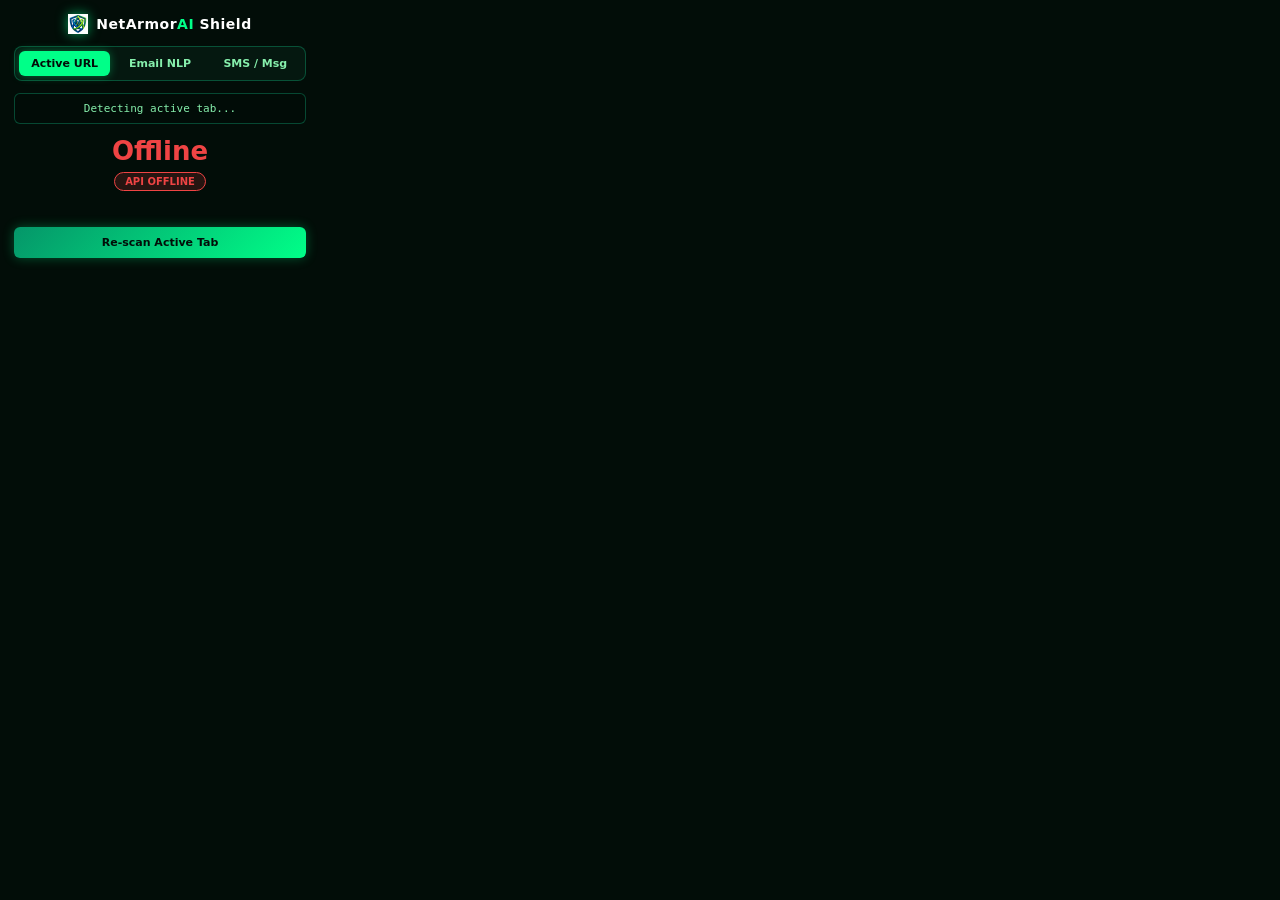
<file: chrome_extension/popup.html>
<!DOCTYPE html>
<html lang="en">
<head>
  <meta charset="utf-8">
  <title>NetArmor AI Shield</title>
  <style>
    :root {
      --bg-deep: #020d08;
      --bg-card: rgba(6, 26, 17, 0.95);
      --bg-inner: rgba(2, 13, 8, 0.9);
      --neon-green: #00ff88;
      --neon-glow: #059669;
      --border-neon: rgba(16, 185, 129, 0.35);
      --text-primary: #f0fdf4;
      --text-muted: #86efac;
      --danger: #ef4444;
      --safe: #00ff88;
    }

    * {
      box-sizing: border-box;
      margin: 0;
      padding: 0;
      font-family: 'Segoe UI', Tahoma, system-ui, sans-serif;
    }

    body {
      width: 320px;
      padding: 14px;
      background: var(--bg-deep);
      color: var(--text-primary);
      text-align: center;
    }

    /* Header */
    .header {
      display: flex;
      align-items: center;
      justify-content: center;
      gap: 8px;
      font-size: 14px;
      font-weight: 800;
      color: #fff;
      margin-bottom: 12px;
      letter-spacing: 0.5px;
    }

    .header-logo {
      width: 20px;
      height: 20px;
      object-fit: contain;
      filter: drop-shadow(0 0 6px rgba(0, 255, 136, 0.6));
    }

    .header span span {
      color: var(--neon-green);
    }

    /* 3-Tab Bar */
    .tabs {
      display: grid;
      grid-template-columns: repeat(3, 1fr);
      gap: 4px;
      margin-bottom: 12px;
      background: var(--bg-card);
      padding: 4px;
      border-radius: 8px;
      border: 1px solid var(--border-neon);
    }

    .tab-btn {
      padding: 6px 2px;
      background: transparent;
      border: none;
      color: var(--text-muted);
      font-size: 11px;
      font-weight: 700;
      cursor: pointer;
      border-radius: 6px;
      transition: all 0.2s ease;
      white-space: nowrap;
      overflow: hidden;
      text-overflow: ellipsis;
    }

    .tab-btn.active {
      background: var(--neon-green);
      color: #020d08;
      font-weight: 800;
      box-shadow: 0 0 10px rgba(0, 255, 136, 0.35);
    }

    /* Views */
    .view {
      display: none;
    }

    .view.active {
      display: block;
      animation: fadeIn 0.25s ease-in-out;
    }

    .url-box {
      font-size: 11px;
      color: var(--text-muted);
      word-break: break-all;
      background: var(--bg-inner);
      padding: 8px;
      border-radius: 6px;
      border: 1px solid var(--border-neon);
      margin-bottom: 12px;
      max-height: 48px;
      overflow: hidden;
      font-family: monospace;
    }

    textarea {
      width: 100%;
      height: 72px;
      padding: 8px;
      border-radius: 6px;
      border: 1px solid var(--border-neon);
      background: var(--bg-inner);
      color: #fff;
      font-size: 11px;
      outline: none;
      resize: none;
      margin-bottom: 10px;
    }

    textarea:focus {
      border-color: var(--neon-green);
    }

    .score {
      font-size: 26px;
      font-weight: 800;
      color: var(--neon-green);
      margin-bottom: 4px;
    }

    .badge {
      display: inline-block;
      padding: 3px 10px;
      border-radius: 20px;
      font-size: 10px;
      font-weight: bold;
      text-transform: uppercase;
      margin-bottom: 12px;
    }

    .badge.safe {
      background: rgba(0, 255, 136, 0.15);
      color: var(--safe);
      border: 1px solid var(--safe);
    }

    .badge.warning {
      background: rgba(245, 158, 11, 0.15);
      color: #f59e0b;
      border: 1px solid #f59e0b;
    }

    .badge.danger {
      background: rgba(239, 68, 68, 0.15);
      color: var(--danger);
      border: 1px solid var(--danger);
    }

    button.action-btn {
      width: 100%;
      padding: 9px;
      border: none;
      border-radius: 6px;
      background: linear-gradient(135deg, var(--neon-glow), var(--neon-green));
      color: #020d08;
      font-weight: 800;
      cursor: pointer;
      font-size: 11px;
      transition: all 0.2s ease;
      box-shadow: 0 0 12px rgba(0, 255, 136, 0.3);
    }

    button.action-btn:hover {
      box-shadow: 0 0 18px rgba(0, 255, 136, 0.6);
      transform: translateY(-1px);
    }

    @keyframes fadeIn {
      from { opacity: 0; transform: translateY(4px); }
      to { opacity: 1; transform: translateY(0); }
    }
  </style>
</head>
<body>

  <!-- Brand Header -->
  <div class="header">
    <img src="logo.png" alt="NetArmor Logo" class="header-logo" onerror="this.outerHTML='<span>🛡️</span>'">
    <span>NetArmor<span>AI</span> Shield</span>
  </div>

  <!-- 3 Navigation Tabs -->
  <div class="tabs">
    <button class="tab-btn active" id="tab-url-btn">Active URL</button>
    <button class="tab-btn" id="tab-email-btn">Email NLP</button>
    <button class="tab-btn" id="tab-msg-btn">SMS / Msg</button>
  </div>

  <!-- Tab 1: Active Tab URL View -->
  <div id="url-view" class="view active">
    <div id="url-box" class="url-box">Detecting active tab...</div>
    <div id="url-domain-bar" style="font-size: 11px; margin-bottom: 8px; color: var(--text-muted); display: none;">
      Registered: <span id="url-reg-dom" style="color: var(--neon-green); font-weight: bold;">--</span>
    </div>
    <div id="url-score" class="score">--%</div>
    <div id="url-badge" class="badge">Scanning...</div>
    <div id="url-details" style="font-size: 10px; color: var(--text-muted); margin-bottom: 10px; line-height: 1.35; min-height: 14px;"></div>
    <button class="action-btn" id="rescan-url-btn">Re-scan Active Tab</button>
  </div>

  <!-- Tab 2: Email NLP View -->
  <div id="email-view" class="view">
    <textarea id="email-input" placeholder="Paste suspicious email text here..."></textarea>
    <div id="email-score" class="score">--%</div>
    <div id="email-badge" class="badge">Awaiting Input</div>
    <button class="action-btn" id="scan-email-btn">Analyze Email Text</button>
  </div>

  <!-- Tab 3: SMS & Message Smishing View -->
  <div id="msg-view" class="view">
    <textarea id="msg-input" placeholder="Paste suspicious SMS or WhatsApp message..."></textarea>
    <div id="msg-score" class="score">--%</div>
    <div id="msg-badge" class="badge">Awaiting Input</div>
    <button class="action-btn" id="scan-msg-btn">Scan Message</button>
  </div>

  <script src="popup.js"></script>
</body>
</html>
</file>
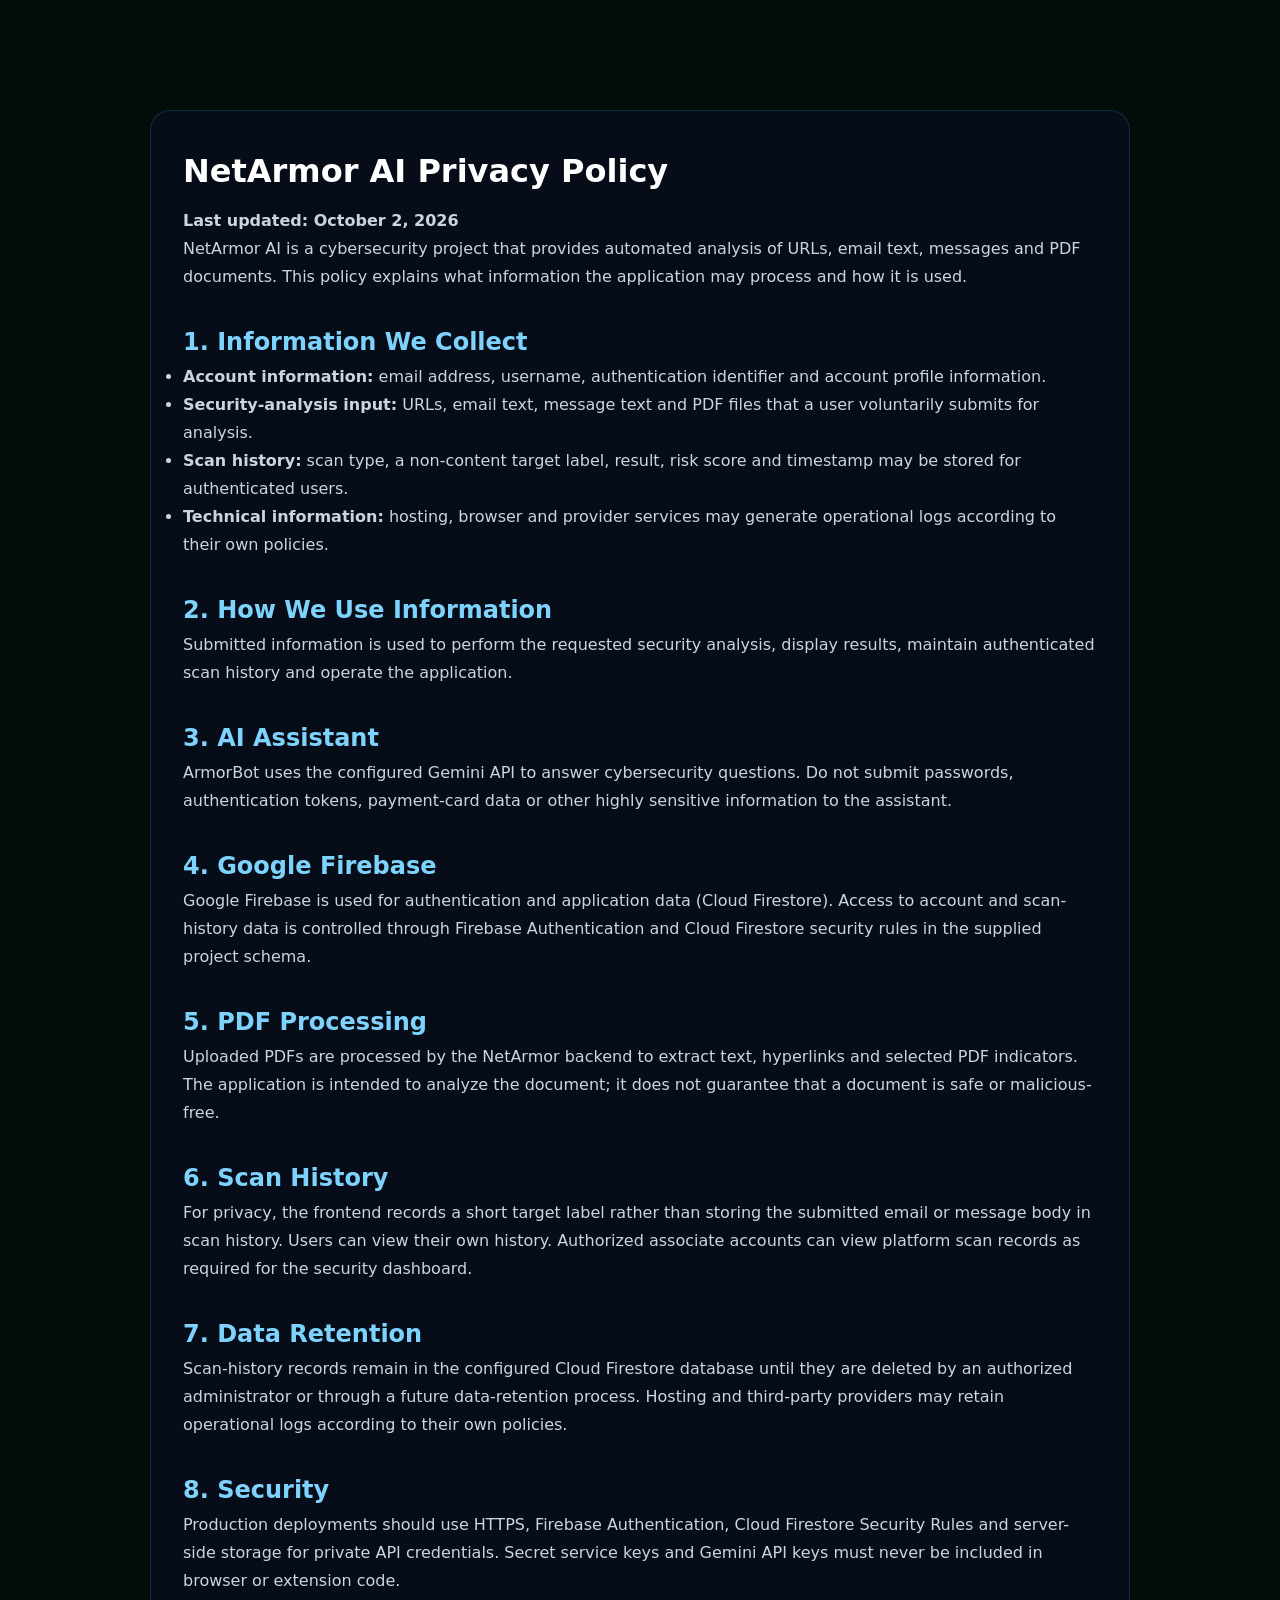
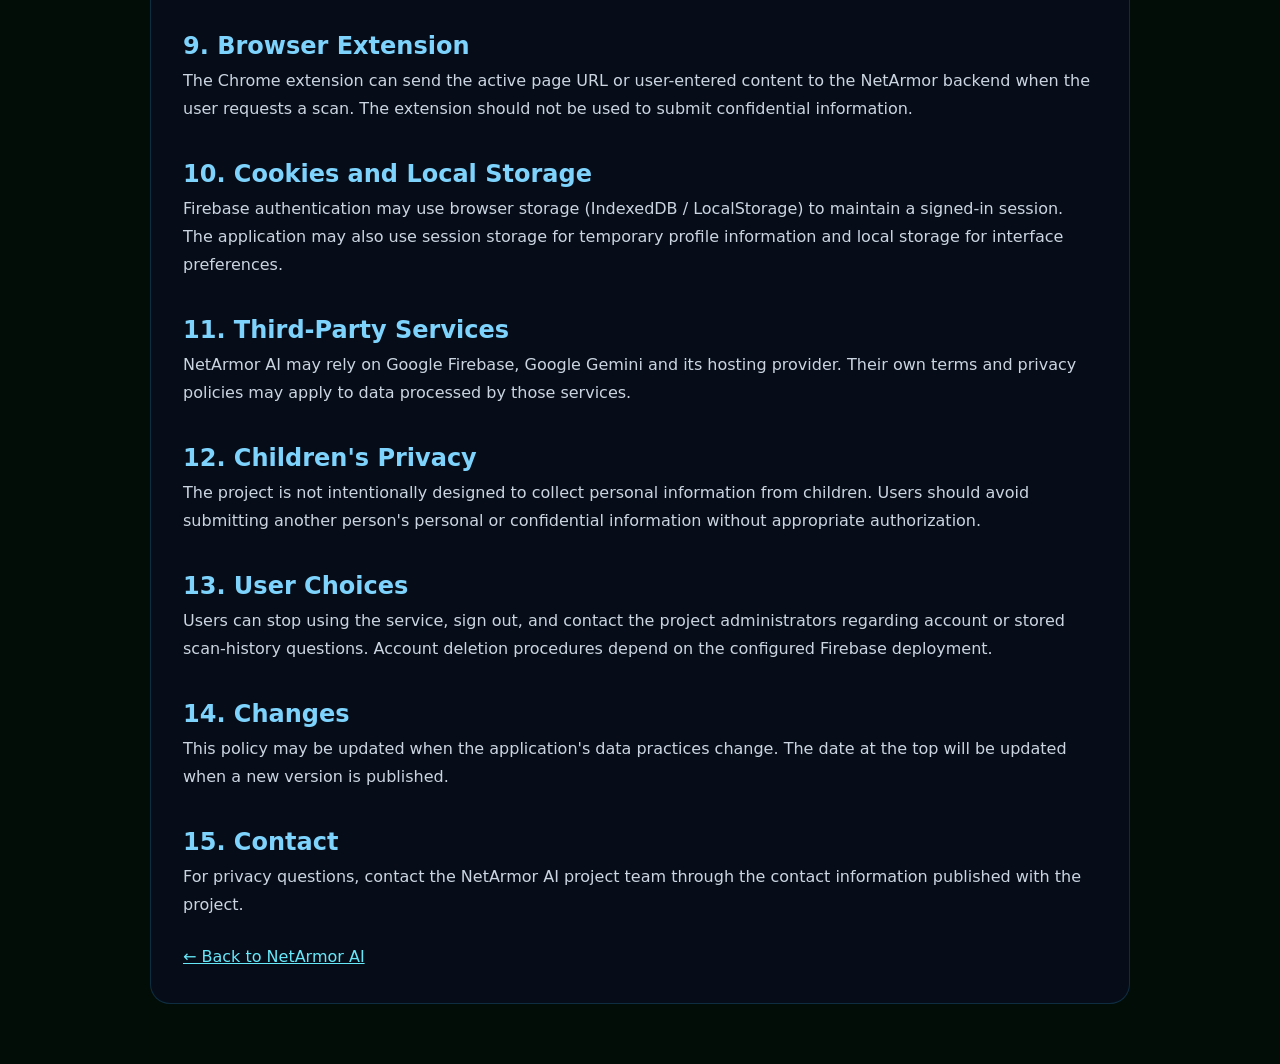
<file: frontend/privacy-policy.html>
<!doctype html>
<html lang="en" data-theme="dark">
<head>
<meta charset="UTF-8">
<meta name="viewport" content="width=device-width,initial-scale=1">
<title>NetArmor AI — Privacy Policy</title>
<link rel="stylesheet" href="home.css">
<style>body{min-height:100vh}.privacy{max-width:980px;margin:110px auto 60px;padding:32px;background:rgba(8,15,28,.86);border:1px solid rgba(56,189,248,.18);border-radius:20px;color:#dbeafe;line-height:1.75}.privacy h1{color:#fff;margin-bottom:8px}.privacy h2{margin-top:30px;color:#7dd3fc}.privacy p,.privacy li{color:#cbd5e1}.privacy a{color:#67e8f9}.back{display:inline-block;margin-top:24px}</style>
</head>
<body>
<main class="privacy">
<h1>NetArmor AI Privacy Policy</h1>
<p><strong>Last updated: October 2, 2026</strong></p>
<p>NetArmor AI is a cybersecurity project that provides automated analysis of URLs, email text, messages and PDF documents. This policy explains what information the application may process and how it is used.</p>
<h2>1. Information We Collect</h2>
<ul><li><strong>Account information:</strong> email address, username, authentication identifier and account profile information.</li><li><strong>Security-analysis input:</strong> URLs, email text, message text and PDF files that a user voluntarily submits for analysis.</li><li><strong>Scan history:</strong> scan type, a non-content target label, result, risk score and timestamp may be stored for authenticated users.</li><li><strong>Technical information:</strong> hosting, browser and provider services may generate operational logs according to their own policies.</li></ul>
<h2>2. How We Use Information</h2>
<p>Submitted information is used to perform the requested security analysis, display results, maintain authenticated scan history and operate the application.</p>
<h2>3. AI Assistant</h2>
<p>ArmorBot uses the configured Gemini API to answer cybersecurity questions. Do not submit passwords, authentication tokens, payment-card data or other highly sensitive information to the assistant.</p>
<h2>4. Google Firebase</h2>
<p>Google Firebase is used for authentication and application data (Cloud Firestore). Access to account and scan-history data is controlled through Firebase Authentication and Cloud Firestore security rules in the supplied project schema.</p>
<h2>5. PDF Processing</h2>
<p>Uploaded PDFs are processed by the NetArmor backend to extract text, hyperlinks and selected PDF indicators. The application is intended to analyze the document; it does not guarantee that a document is safe or malicious-free.</p>
<h2>6. Scan History</h2>
<p>For privacy, the frontend records a short target label rather than storing the submitted email or message body in scan history. Users can view their own history. Authorized associate accounts can view platform scan records as required for the security dashboard.</p>
<h2>7. Data Retention</h2>
<p>Scan-history records remain in the configured Cloud Firestore database until they are deleted by an authorized administrator or through a future data-retention process. Hosting and third-party providers may retain operational logs according to their own policies.</p>
<h2>8. Security</h2>
<p>Production deployments should use HTTPS, Firebase Authentication, Cloud Firestore Security Rules and server-side storage for private API credentials. Secret service keys and Gemini API keys must never be included in browser or extension code.</p>
<h2>9. Browser Extension</h2>
<p>The Chrome extension can send the active page URL or user-entered content to the NetArmor backend when the user requests a scan. The extension should not be used to submit confidential information.</p>
<h2>10. Cookies and Local Storage</h2>
<p>Firebase authentication may use browser storage (IndexedDB / LocalStorage) to maintain a signed-in session. The application may also use session storage for temporary profile information and local storage for interface preferences.</p>
<h2>11. Third-Party Services</h2>
<p>NetArmor AI may rely on Google Firebase, Google Gemini and its hosting provider. Their own terms and privacy policies may apply to data processed by those services.</p>
<h2>12. Children's Privacy</h2>
<p>The project is not intentionally designed to collect personal information from children. Users should avoid submitting another person's personal or confidential information without appropriate authorization.</p>
<h2>13. User Choices</h2>
<p>Users can stop using the service, sign out, and contact the project administrators regarding account or stored scan-history questions. Account deletion procedures depend on the configured Firebase deployment.</p>
<h2>14. Changes</h2>
<p>This policy may be updated when the application's data practices change. The date at the top will be updated when a new version is published.</p>
<h2>15. Contact</h2>
<p>For privacy questions, contact the NetArmor AI project team through the contact information published with the project.</p>
<a class="back" href="index.html">← Back to NetArmor AI</a>
</main>
</body>
</html>
</file>
<file: frontend/home.css>
/* =========================================================
   NetArmor AI - Cyber Emerald Green Theme (Dark & Light)
   ========================================================= */
:root {
  /* DARK MATRIX THEME (DEFAULT) */
  --bg-deep: #020d08;
  --bg-card: rgba(6, 26, 17, 0.85);
  --bg-card-hover: rgba(10, 38, 25, 0.95);
  --bg-preview-hud: rgba(4, 20, 13, 0.9);
  --bg-inner: rgba(2, 13, 8, 0.85);
  --navbar-bg: rgba(4, 20, 13, 0.85);

  --neon-green: #00ff88;
  --neon-glow: #059669;
  --neon-emerald: #10b981;
  --neon-lime: #34d399;

  --border-neon: rgba(16, 185, 129, 0.25);
  --border-glow: rgba(0, 255, 136, 0.45);
  --grid-line: rgba(0, 255, 136, 0.05);
  --glow-radial: rgba(16, 185, 129, 0.18);
  --pill-bg: rgba(0, 255, 136, 0.08);

  --text-primary: #f0fdf4;
  --text-muted: #86efac;
  --text-dim: #4ade80;

  --danger: #ef4444;
  --safe: #00ff88;
  --warning: #f59e0b;
  --card-shadow: 0 15px 35px rgba(0, 0, 0, 0.7);
}

[data-theme="light"] {
  /* LIGHT MATRIX THEME */
  --bg-deep: #f0fdf4;
  --bg-card: rgba(255, 255, 255, 0.95);
  --bg-card-hover: #ffffff;
  --bg-preview-hud: #ecfdf5;
  --bg-inner: #f8fafc;
  --navbar-bg: rgba(255, 255, 255, 0.9);

  --neon-green: #059669;
  --neon-glow: #047857;
  --neon-emerald: #10b981;
  --neon-lime: #059669;

  --border-neon: rgba(5, 150, 105, 0.22);
  --border-glow: rgba(5, 150, 105, 0.45);
  --grid-line: rgba(5, 150, 105, 0.06);
  --glow-radial: rgba(16, 185, 129, 0.12);
  --pill-bg: rgba(5, 150, 105, 0.08);

  --text-primary: #064e3b;
  --text-muted: #047857;
  --text-dim: #065f46;

  --danger: #dc2626;
  --safe: #16a34a;
  --warning: #d97706;
  --card-shadow: 0 15px 35px rgba(16, 185, 129, 0.15);
}

* {
  box-sizing: border-box;
  margin: 0;
  padding: 0;
  font-family: 'Segoe UI', system-ui, -apple-system, sans-serif;
  scroll-behavior: smooth;
  transition: background-color 0.3s ease, color 0.3s ease, border-color 0.3s ease;
}

body {
  background-color: var(--bg-deep);
  color: var(--text-primary);
  min-height: 100vh;
  overflow-x: hidden;
  position: relative;
}

/* Custom Scrollbar */
* {
  scrollbar-width: thin;
  scrollbar-color: var(--neon-emerald) var(--bg-deep);
}

::-webkit-scrollbar { width: 8px; }
::-webkit-scrollbar-track { background: var(--bg-deep); }
::-webkit-scrollbar-thumb {
  background: linear-gradient(180deg, var(--neon-glow), var(--neon-green));
  border-radius: 10px;
}

/* Skeleton Preloader */
.skeleton-overlay {
  position: fixed;
  inset: 0;
  background-color: var(--bg-deep);
  z-index: 9999;
  display: flex;
  justify-content: center;
  align-items: center;
  transition: opacity 0.5s ease, visibility 0.5s ease;
}

.skeleton-overlay.fade-out {
  opacity: 0;
  visibility: hidden;
  pointer-events: none;
}

.skeleton-container {
  display: flex;
  flex-direction: column;
  align-items: center;
  max-width: 360px;
  width: 90%;
  text-align: center;
}

.skeleton-shield-wrapper {
  position: relative;
  width: 80px;
  height: 80px;
  display: flex;
  align-items: center;
  justify-content: center;
  margin-bottom: 20px;
}

.skeleton-shield-icon {
  font-size: 2.8rem;
  z-index: 2;
  animation: floatShield 2s infinite ease-in-out;
}

.skeleton-radar-pulse {
  position: absolute;
  inset: 0;
  border-radius: 50%;
  border: 2px solid var(--neon-lime);
  box-shadow: 0 0 20px var(--neon-green);
  animation: radarPing 1.8s infinite cubic-bezier(0, 0.2, 0.8, 1);
}

@keyframes radarPing {
  0% { transform: scale(0.6); opacity: 1; }
  100% { transform: scale(1.6); opacity: 0; }
}

@keyframes floatShield {
  0%, 100% { transform: translateY(0); }
  50% { transform: translateY(-5px); }
}

.skeleton-shimmer-bar {
  width: 100%;
  height: 3px;
  background: rgba(16, 185, 129, 0.15);
  border-radius: 4px;
  overflow: hidden;
  position: relative;
  margin-bottom: 14px;
}

.skeleton-shimmer-bar::after {
  content: "";
  position: absolute;
  top: 0;
  left: 0;
  bottom: 0;
  width: 45%;
  background: linear-gradient(90deg, transparent, var(--neon-green), transparent);
  animation: shimmerMove 1.4s infinite ease-in-out;
}

@keyframes shimmerMove {
  0% { transform: translateX(-100%); }
  100% { transform: translateX(300%); }
}

.skeleton-text {
  font-size: 0.75rem;
  font-weight: 700;
  letter-spacing: 2px;
  color: var(--neon-green);
  margin-bottom: 18px;
}

.skeleton-trace-box { width: 100%; display: flex; flex-direction: column; gap: 6px; }
.trace-line { height: 6px; border-radius: 3px; background: rgba(16, 185, 129, 0.18); width: 100%; }
.trace-line.short { width: 55%; margin: 0 auto; }
.trace-line.medium { width: 75%; margin: 0 auto; }
.skeleton-pulse { animation: pulseBar 1.2s infinite alternate ease-in-out; }

@keyframes pulseBar {
  0% { opacity: 0.3; }
  100% { opacity: 0.8; }
}

/* Background Cyber Mesh & Particles */
.tunnel-container {
  position: fixed;
  inset: 0;
  pointer-events: none;
  z-index: -1;
  overflow: hidden;
}

#particleCanvas {
  position: absolute;
  inset: 0;
  width: 100%;
  height: 100%;
}

.cyber-grid {
  position: absolute;
  inset: -50%;
  width: 200%;
  height: 200%;
  background-image: 
    radial-gradient(circle at center, var(--border-glow) 1.2px, transparent 1.2px),
    linear-gradient(to right, var(--grid-line) 1px, transparent 1px),
    linear-gradient(to bottom, var(--grid-line) 1px, transparent 1px);
  background-size: 40px 40px, 40px 40px, 40px 40px;
  transform: perspective(700px) rotateX(55deg) translateY(-80px);
  transform-origin: center top;
  mask-image: radial-gradient(ellipse 70% 60% at 50% 35%, black 25%, transparent 85%);
  -webkit-mask-image: radial-gradient(ellipse 70% 60% at 50% 35%, black 25%, transparent 85%);
}

.radial-center-glow {
  position: absolute;
  top: 35%;
  left: 50%;
  transform: translate(-50%, -50%);
  width: 900px;
  height: 600px;
  background: radial-gradient(circle, var(--glow-radial) 0%, transparent 70%);
  filter: blur(90px);
}

.laser-scanner {
  position: absolute;
  top: -100%;
  left: 0;
  width: 100%;
  height: 8px;
  background: linear-gradient(180deg, transparent, rgba(0, 255, 136, 0.35), transparent);
  box-shadow: 0 0 25px var(--neon-green);
  animation: laserScan 8s infinite linear;
}

@keyframes laserScan {
  0% { top: -10%; opacity: 0; }
  20% { opacity: 0.8; }
  80% { opacity: 0.8; }
  100% { top: 110%; opacity: 0; }
}

/* Glass Navbar */
.navbar-wrapper {
  position: fixed;
  top: 16px;
  left: 0;
  right: 0;
  display: flex;
  justify-content: center;
  z-index: 1000;
  padding: 0 20px;
}

.navbar {
  width: 100%;
  max-width: 1120px;
  display: flex;
  justify-content: space-between;
  align-items: center;
  padding: 10px 24px;
  background: var(--navbar-bg);
  backdrop-filter: blur(20px);
  border: 1px solid var(--border-neon);
  border-radius: 40px;
  box-shadow: var(--card-shadow);
}

.nav-logo {
  font-size: 1.15rem;
  font-weight: 800;
  color: var(--text-primary);
  text-decoration: none;
  display: flex;
  align-items: center;
  gap: 10px;
}

.logo-shield-badge {
  font-size: 1.25rem;
  background: rgba(16, 185, 129, 0.15);
  border: 1px solid var(--border-neon);
  width: 34px;
  height: 34px;
  border-radius: 10px;
  display: flex;
  align-items: center;
  justify-content: center;
}

.logo-accent {
  color: var(--neon-green);
  text-shadow: 0 0 12px rgba(0, 255, 136, 0.5);
}

.nav-menu {
  display: flex;
  align-items: center;
  gap: 28px;
}

.nav-links {
  display: flex;
  gap: 14px;
  align-items: center;
}

/* Login Button Styling */
.nav-btn-login {
  display: inline-flex;
  align-items: center;
  justify-content: center;
  padding: 7px 18px;
  border-radius: 20px;
  border: 1px solid rgba(0, 255, 136, 0.4);
  background: rgba(16, 185, 129, 0.08);
  color: #00ff88;
  text-decoration: none;
  font-weight: 700;
  font-size: 0.85rem;
  transition: all 0.25s ease;
}

.nav-btn-login:hover {
  background: rgba(0, 255, 136, 0.18);
  border-color: #00ff88;
  box-shadow: 0 0 12px rgba(0, 255, 136, 0.35);
  transform: translateY(-1px);
}

.desktop-only-cta {
  display: inline-flex;
}

.mobile-only-cta {
  display: none;
}

@media (max-width: 768px) {
  .desktop-only-cta {
    display: none !important;
  }
  .mobile-only-cta {
    display: inline-flex !important;
    width: 80%;
    margin-top: 10px;
  }
}

/* Moving Indicator Fix */
.nav-link {
  position: relative;
  display: inline-block;
  color: var(--text-muted);
  text-decoration: none;
  font-weight: 600;
  font-size: 0.92rem;
  padding: 6px 14px;
  border-radius: 20px;
  user-select: none;
  cursor: pointer;
  transition: color 0.25s ease, background 0.25s ease, transform 0.15s ease;
}

.nav-link::after {
  content: "";
  position: absolute;
  bottom: 2px;
  left: 50%;
  width: 0;
  height: 2px;
  background: var(--neon-green);
  box-shadow: 0 0 10px var(--neon-green), 0 0 20px var(--neon-glow);
  transition: width 0.3s cubic-bezier(0.4, 0, 0.2, 1), left 0.3s cubic-bezier(0.4, 0, 0.2, 1);
  border-radius: 2px;
}

.nav-link:hover::after {
  width: 70%;
  left: 15%;
}

.nav-link.active {
  color: var(--neon-green) !important;
  background: rgba(0, 255, 136, 0.12);
  border: 1px solid rgba(0, 255, 136, 0.28);
  text-shadow: 0 0 8px rgba(0, 255, 136, 0.5);
}

.nav-link.active::after {
  width: 70% !important;
  left: 15% !important;
}

.nav-link:active {
  transform: scale(0.92);
}

.nav-right {
  display: flex;
  align-items: center;
  gap: 14px;
}

/* System Status Pill (Online/Offline) */
.system-status-pill {
  display: flex;
  align-items: center;
  gap: 8px;
  font-size: 0.78rem;
  font-weight: 700;
  padding: 5px 14px;
  border-radius: 20px;
  transition: all 0.3s ease;
  user-select: none;
}

.system-status-pill.status-online {
  color: #00ff88;
  background: rgba(0, 255, 136, 0.12);
  border: 1px solid rgba(0, 255, 136, 0.35);
  box-shadow: 0 0 10px rgba(0, 255, 136, 0.2);
}

.system-status-pill.status-online .status-dot {
  background-color: #00ff88;
  box-shadow: 0 0 8px #00ff88;
  animation: dotPulseOnline 2s infinite ease-in-out;
}

.system-status-pill.status-offline {
  color: #ef4444;
  background: rgba(239, 68, 68, 0.12);
  border: 1px solid rgba(239, 68, 68, 0.35);
  box-shadow: 0 0 10px rgba(239, 68, 68, 0.2);
}

.system-status-pill.status-offline .status-dot {
  background-color: #ef4444;
  box-shadow: 0 0 8px #ef4444;
  animation: dotPulseOffline 1.4s infinite ease-in-out;
}

.system-status-pill.status-checking {
  color: #f59e0b;
  background: rgba(245, 158, 11, 0.1);
  border: 1px solid rgba(245, 158, 11, 0.3);
}

.system-status-pill.status-checking .status-dot {
  background-color: #f59e0b;
}

.status-dot {
  width: 8px;
  height: 8px;
  border-radius: 50%;
  display: inline-block;
}

@keyframes dotPulseOnline {
  0%, 100% { opacity: 1; transform: scale(1); }
  50% { opacity: 0.5; transform: scale(1.3); }
}

@keyframes dotPulseOffline {
  0%, 100% { opacity: 1; transform: scale(1); }
  50% { opacity: 0.3; transform: scale(1.2); }
}
/* Navbar Brand Link */
.nav-logo {
  font-size: 1.18rem;
  font-weight: 800;
  color: var(--text-primary);
  text-decoration: none;
  display: inline-flex;
  align-items: center;
  gap: 12px;
  user-select: none;
  transition: transform 0.2s ease;
}

.nav-logo:hover {
  transform: translateY(-1px);
}

/* Glowing Shield Container for Logo */
.logo-shield-badge {
  position: relative;
  width: 38px;
  height: 38px;
  display: flex;
  align-items: center;
  justify-content: center;
  border-radius: 10px;
  background: rgba(0, 255, 136, 0.08);
  border: 1px solid var(--border-neon);
  box-shadow: 0 0 15px rgba(0, 255, 136, 0.25), inset 0 0 8px rgba(0, 255, 136, 0.1);
  overflow: hidden;
  transition: box-shadow 0.3s ease, border-color 0.3s ease;
}

.nav-logo:hover .logo-shield-badge {
  border-color: var(--neon-green);
  box-shadow: 0 0 22px rgba(0, 255, 136, 0.5), inset 0 0 12px rgba(0, 255, 136, 0.2);
}

/* High-Resolution Brand Logo Image */
.brand-logo-img {
  width: 100%;
  height: 100%;
  object-fit: contain;
  padding: 3px;
  filter: drop-shadow(0 0 6px rgba(0, 255, 136, 0.4));
  transition: transform 0.3s cubic-bezier(0.4, 0, 0.2, 1);
}

.nav-logo:hover .brand-logo-img {
  transform: scale(1.08);
}

/* Preloader Shield Image Upgrade */
.skeleton-shield-wrapper {
  position: relative;
  width: 88px;
  height: 88px;
  display: flex;
  align-items: center;
  justify-content: center;
  margin-bottom: 20px;
}

.skeleton-logo-img {
  width: 72px;
  height: 72px;
  object-fit: contain;
  z-index: 2;
  filter: drop-shadow(0 0 16px rgba(0, 255, 136, 0.6));
  animation: floatShield 2s infinite ease-in-out;
}

@keyframes floatShield {
  0%, 100% { transform: translateY(0) scale(1); }
  50% { transform: translateY(-6px) scale(1.03); }
}
.theme-toggle-btn {
  background: var(--bg-card);
  border: 1px solid var(--border-neon);
  color: var(--text-primary);
  width: 38px;
  height: 38px;
  border-radius: 50%;
  display: flex;
  align-items: center;
  justify-content: center;
  cursor: pointer;
  font-size: 1rem;
  transition: 0.25s ease;
}

.theme-toggle-btn:hover {
  border-color: var(--neon-green);
  box-shadow: 0 0 12px rgba(0, 255, 136, 0.25);
}

.theme-toggle-btn:active {
  transform: scale(0.85) rotate(45deg);
}

[data-theme="dark"] .sun-icon { display: block; }
[data-theme="dark"] .moon-icon { display: none; }
[data-theme="light"] .sun-icon { display: none; }
[data-theme="light"] .moon-icon { display: block; }

.nav-cta {
  display: inline-block;
  padding: 8px 18px;
  background: linear-gradient(135deg, var(--neon-glow), var(--neon-green));
  color: #020d08 !important;
  border-radius: 20px;
  text-decoration: none;
  font-weight: 800;
  font-size: 0.85rem;
  box-shadow: 0 0 15px rgba(0, 255, 136, 0.3);
  user-select: none;
  transition: transform 0.18s ease, box-shadow 0.25s ease;
}

.nav-cta:hover {
  box-shadow: 0 0 25px rgba(0, 255, 136, 0.6);
  transform: translateY(-1px);
}

.nav-cta:active {
  transform: scale(0.94) translateY(1px);
}

.mobile-only-cta { display: none; }
.desktop-only-cta { display: inline-block; }

.hamburger-btn {
  display: none;
  background: transparent;
  border: none;
  cursor: pointer;
  padding: 6px;
  flex-direction: column;
  gap: 5px;
}

.bar {
  width: 22px;
  height: 2px;
  background: var(--neon-green);
  border-radius: 2px;
  transition: transform 0.3s ease, opacity 0.3s ease;
}

.hamburger-btn.active .bar1 { transform: translateY(7px) rotate(45deg); }
.hamburger-btn.active .bar2 { opacity: 0; }
.hamburger-btn.active .bar3 { transform: translateY(-7px) rotate(-45deg); }

/* Hero Section */
.hero-section {
  padding: 150px 20px 70px;
  text-align: center;
  display: flex;
  flex-direction: column;
  align-items: center;
}

.badge-hero {
  display: inline-flex;
  align-items: center;
  gap: 8px;
  padding: 6px 18px;
  border-radius: 30px;
  background: var(--pill-bg);
  border: 1px solid var(--border-neon);
  color: var(--neon-green);
  font-weight: 700;
  font-size: 0.82rem;
  letter-spacing: 1px;
  text-transform: uppercase;
  margin-bottom: 24px;
}

.badge-dot {
  width: 6px;
  height: 6px;
  border-radius: 50%;
  background: var(--neon-green);
  box-shadow: 0 0 8px var(--neon-green);
}

.hero-title {
  font-size: 3.6rem;
  font-weight: 800;
  line-height: 1.15;
  margin-bottom: 22px;
  max-width: 900px;
}

.neon-gradient-text {
  background: linear-gradient(135deg, #a7f3d0 0%, #34d399 40%, #00ff88 100%);
  -webkit-background-clip: text;
  -webkit-text-fill-color: transparent;
  text-shadow: 0 0 25px rgba(0, 255, 136, 0.3);
}

.hero-description {
  max-width: 680px;
  color: var(--text-muted);
  font-size: 1.1rem;
  line-height: 1.65;
  margin-bottom: 38px;
}

.hero-actions {
  display: flex;
  gap: 16px;
  margin-bottom: 60px;
}

.btn-primary, .btn-secondary {
  padding: 13px 30px;
  border-radius: 30px;
  text-decoration: none;
  font-weight: 700;
  font-size: 0.95rem;
  display: inline-flex;
  align-items: center;
  gap: 8px;
  transition: all 0.3s ease;
}

.btn-primary {
  background: linear-gradient(135deg, var(--neon-glow), var(--neon-green));
  color: #020d08;
  font-weight: 800;
  box-shadow: 0 0 25px rgba(0, 255, 136, 0.4);
}

.btn-secondary {
  background: var(--bg-card);
  color: var(--neon-green);
  border: 1px solid var(--border-neon);
}

.btn-primary:hover {
  transform: translateY(-2px);
  box-shadow: 0 0 35px rgba(0, 255, 136, 0.7);
}

.btn-secondary:hover {
  background: var(--bg-card-hover);
  border-color: var(--neon-green);
}

/* Interactive Live HUD Preview */
.hero-preview-container {
  width: 100%;
  max-width: 860px;
  perspective: 1000px;
}

.hero-preview-card {
  background: var(--bg-card);
  border: 1px solid var(--border-glow);
  border-radius: 16px;
  box-shadow: var(--card-shadow);
  backdrop-filter: blur(16px);
  overflow: hidden;
  transition: transform 0.4s ease, box-shadow 0.4s ease;
}

.preview-header {
  display: flex;
  justify-content: space-between;
  align-items: center;
  padding: 12px 18px;
  background: var(--bg-inner);
  border-bottom: 1px solid var(--border-neon);
}

.window-controls { display: flex; gap: 6px; }
.window-controls .dot { width: 10px; height: 10px; border-radius: 50%; }
.dot.red { background: var(--danger); }
.dot.yellow { background: var(--warning); }
.dot.green { background: var(--safe); }

.window-title {
  font-size: 0.8rem;
  color: var(--text-muted);
  font-family: monospace;
}

.window-badge {
  font-size: 0.7rem;
  font-weight: 700;
  color: var(--neon-green);
  background: var(--pill-bg);
  padding: 2px 8px;
  border-radius: 12px;
}

.preview-body { padding: 24px; }

.preview-search-bar {
  display: flex;
  align-items: center;
  background: var(--bg-inner);
  border: 1px solid rgba(239, 68, 68, 0.4);
  border-radius: 8px;
  padding: 10px 14px;
  font-family: monospace;
  font-size: 0.88rem;
  margin-bottom: 20px;
  overflow-x: auto;
}

.search-protocol { color: var(--text-dim); }
.search-url-text { color: var(--text-primary); flex: 1; text-align: left; padding: 0 10px; }
.search-tag.danger {
  background: rgba(239, 68, 68, 0.2);
  color: var(--danger);
  border: 1px solid var(--danger);
  padding: 3px 8px;
  border-radius: 6px;
  font-size: 0.75rem;
  font-weight: bold;
}

.preview-stats-grid {
  display: grid;
  grid-template-columns: repeat(4, 1fr);
  gap: 12px;
}

.stat-pill {
  background: var(--bg-inner);
  border: 1px solid var(--border-neon);
  padding: 10px;
  border-radius: 8px;
  display: flex;
  flex-direction: column;
  gap: 4px;
}

.pill-label { font-size: 0.72rem; color: var(--text-muted); text-align: left; }
.pill-val { font-size: 0.82rem; font-weight: 700; text-align: left; }
.red-txt { color: var(--danger); }
.yellow-txt { color: var(--warning); }
.green-txt { color: var(--neon-green); }

/* Architecture, Services & Bento Grid */
.features-section, .services-section, .about-section {
  max-width: 1120px;
  margin: 0 auto;
  padding: 90px 20px;
}

.section-heading { text-align: center; margin-bottom: 50px; }
.section-tag {
  font-size: 0.75rem;
  font-weight: 800;
  letter-spacing: 2px;
  color: var(--neon-green);
  display: block;
  margin-bottom: 8px;
}

.section-heading h2 { font-size: 2.3rem; font-weight: 800; margin-bottom: 8px; }
.section-heading p { color: var(--text-muted); font-size: 1rem; }

.services-grid, .architecture-grid {
  display: grid;
  grid-template-columns: repeat(3, minmax(0, 1fr));
  gap: 24px;
  width: 100%;
}

.arch-card {
  background: var(--bg-card);
  border: 1px solid var(--border-neon);
  border-radius: 16px;
  overflow: hidden;
  box-shadow: var(--card-shadow);
  display: flex;
  flex-direction: column;
  transition: transform 0.3s ease, border-color 0.3s ease, box-shadow 0.3s ease;
}

.arch-card:hover {
  transform: translateY(-5px);
  border-color: var(--neon-green);
  box-shadow: 0 10px 30px rgba(0, 255, 136, 0.2);
}

.arch-img-wrapper {
  position: relative;
  width: 100%;
  height: 180px;
  overflow: hidden;
}

.arch-img {
  width: 100%;
  height: 100%;
  object-fit: cover;
  transition: transform 0.4s ease;
}

.arch-card:hover .arch-img { transform: scale(1.05); }

.arch-img-overlay {
  position: absolute;
  inset: 0;
  background: linear-gradient(180deg, transparent 40%, var(--bg-card) 100%);
}

.arch-badge {
  position: absolute;
  top: 12px;
  right: 12px;
  font-size: 0.72rem;
  font-weight: 700;
  color: #fff;
  background: rgba(0, 0, 0, 0.6);
  border: 1px solid var(--border-neon);
  padding: 3px 8px;
  border-radius: 12px;
}

.arch-content {
  padding: 22px 20px;
  display: flex;
  flex-direction: column;
  flex-grow: 1;
}

.arch-content h3 { font-size: 1.18rem; margin-bottom: 8px; }
.arch-content p { font-size: 0.88rem; color: var(--text-muted); line-height: 1.55; }

.service-card {
  background: var(--bg-card);
  border: 1px solid var(--border-neon);
  border-radius: 16px;
  padding: 30px 24px;
  box-shadow: var(--card-shadow);
  transition: 0.3s;
}

.service-card:hover {
  transform: translateY(-5px);
  border-color: var(--neon-green);
  box-shadow: 0 10px 30px rgba(0, 255, 136, 0.2);
}

.service-icon-box {
  width: 52px;
  height: 52px;
  border-radius: 12px;
  background: rgba(16, 185, 129, 0.15);
  border: 1px solid var(--border-neon);
  display: flex;
  align-items: center;
  justify-content: center;
  font-size: 1.6rem;
  margin-bottom: 16px;
}

.service-card h3 { font-size: 1.18rem; margin-bottom: 8px; }
.service-card p { font-size: 0.9rem; color: var(--text-muted); line-height: 1.55; margin-bottom: 22px; }
.service-btn { color: var(--neon-green); font-weight: 700; text-decoration: none; font-size: 0.9rem; }
.service-badge { font-size: 0.78rem; color: var(--neon-green); background: var(--pill-bg); padding: 4px 10px; border-radius: 20px; }

/* Team Grid */
.team-grid {
  display: grid;
  grid-template-columns: repeat(3, 1fr);
  gap: 24px;
}

.team-card {
  background: var(--bg-card);
  border: 1px solid var(--border-neon);
  border-radius: 16px;
  padding: 32px 24px;
  text-align: center;
  box-shadow: var(--card-shadow);
  transition: 0.3s;
}

.team-card:hover {
  transform: translateY(-5px);
  border-color: var(--neon-green);
}

.avatar-icon {
  width: 74px;
  height: 74px;
  margin: 0 auto 16px;
  border-radius: 50%;
  border: 2px solid var(--neon-green);
  box-shadow: 0 0 15px rgba(0, 255, 136, 0.3);
  display: flex;
  align-items: center;
  justify-content: center;
  overflow: hidden;
  background: var(--pill-bg);
}

.avatar-icon img { width: 100%; height: 100%; object-fit: cover; }
.avatar-fallback { font-weight: 800; font-size: 1.2rem; color: var(--neon-green); }
.team-card h3 { font-size: 1.18rem; margin-bottom: 4px; }
.team-role { display: block; font-size: 0.86rem; color: var(--neon-green); font-weight: 600; margin-bottom: 2px; }
.team-roll { display: block; font-size: 0.78rem; color: var(--text-muted); }

/* Footer */
footer {
  text-align: center;
  padding: 45px 20px;
  color: var(--text-muted);
  font-size: 0.86rem;
  line-height: 1.7;
  border-top: 1px solid var(--border-neon);
}

.footer-main { font-weight: 700; color: var(--text-primary); }
.footer-sub { color: var(--text-muted); }
.footer-team { color: var(--text-dim); font-size: 0.8rem; margin-top: 6px; }

/* Responsive Layout */
@media (max-width: 960px) {
  .services-grid, .architecture-grid, .team-grid { grid-template-columns: 1fr; }
  .preview-stats-grid { grid-template-columns: 1fr 1fr; }
}

/* =========================================================
   Mobile Optimization (< 768px Viewport)
   ========================================================= */
@media (max-width: 768px) {
  .navbar-wrapper {
    top: 10px;
    padding: 0 10px;
  }

  .navbar {
    padding: 8px 14px;
    border-radius: 14px;
  }

  .nav-logo {
    font-size: 1.05rem;
    gap: 6px;
  }

  /* Prevent overlapping in top header */
  .system-status-pill {
    display: none !important;
  }

  .desktop-only-cta {
    display: none !important;
  }

  .mobile-only-cta {
    display: inline-block !important;
    width: 100%;
    text-align: center;
    padding: 12px;
    font-size: 0.95rem;
    margin-top: 8px;
  }

  .hamburger-btn {
    display: flex !important;
  }

  /* Slide-Down Mobile Drawer */
  .nav-menu {
    position: fixed;
    top: 65px;
    left: 10px;
    right: 10px;
    background: rgba(4, 20, 13, 0.96);
    backdrop-filter: blur(24px);
    border: 1px solid var(--border-neon);
    border-radius: 16px;
    flex-direction: column;
    padding: 24px 18px;
    gap: 16px;
    transform: translateY(-140%);
    opacity: 0;
    pointer-events: none;
    transition: transform 0.35s cubic-bezier(0.4, 0, 0.2, 1), opacity 0.3s ease;
    box-shadow: 0 15px 35px rgba(0, 0, 0, 0.85);
    z-index: 999;
  }

  .nav-menu.open {
    transform: translateY(0);
    opacity: 1;
    pointer-events: auto;
  }

  .nav-links {
    flex-direction: column;
    width: 100%;
    align-items: center;
    gap: 10px;
  }

  .nav-link {
    width: 100%;
    text-align: center;
    font-size: 1.05rem;
    padding: 10px 0;
  }

  /* Hero Section Scaled for Mobile */
  .hero-section {
    padding: 105px 16px 40px !important;
  }

  .badge-hero {
    font-size: 0.72rem;
    padding: 5px 12px;
    letter-spacing: 0.8px;
    margin-bottom: 16px;
  }

  .hero-title {
    font-size: 2.15rem !important;
    line-height: 1.22 !important;
    margin-bottom: 16px;
    max-width: 100%;
  }

  .hero-description {
    font-size: 0.92rem !important;
    line-height: 1.55 !important;
    margin-bottom: 26px;
    padding: 0 4px;
  }

  .hero-actions {
    flex-direction: column;
    width: 100%;
    gap: 12px;
    margin-bottom: 35px;
  }

  .btn-primary,
  .btn-secondary {
    width: 100%;
    justify-content: center;
    padding: 12px 18px;
    font-size: 0.92rem;
  }

  .architecture-grid,
  .services-grid,
  .team-grid {
    grid-template-columns: 1fr !important;
    gap: 18px;
  }

  .preview-stats-grid {
    grid-template-columns: 1fr 1fr;
    gap: 8px;
  }
}
</file>
